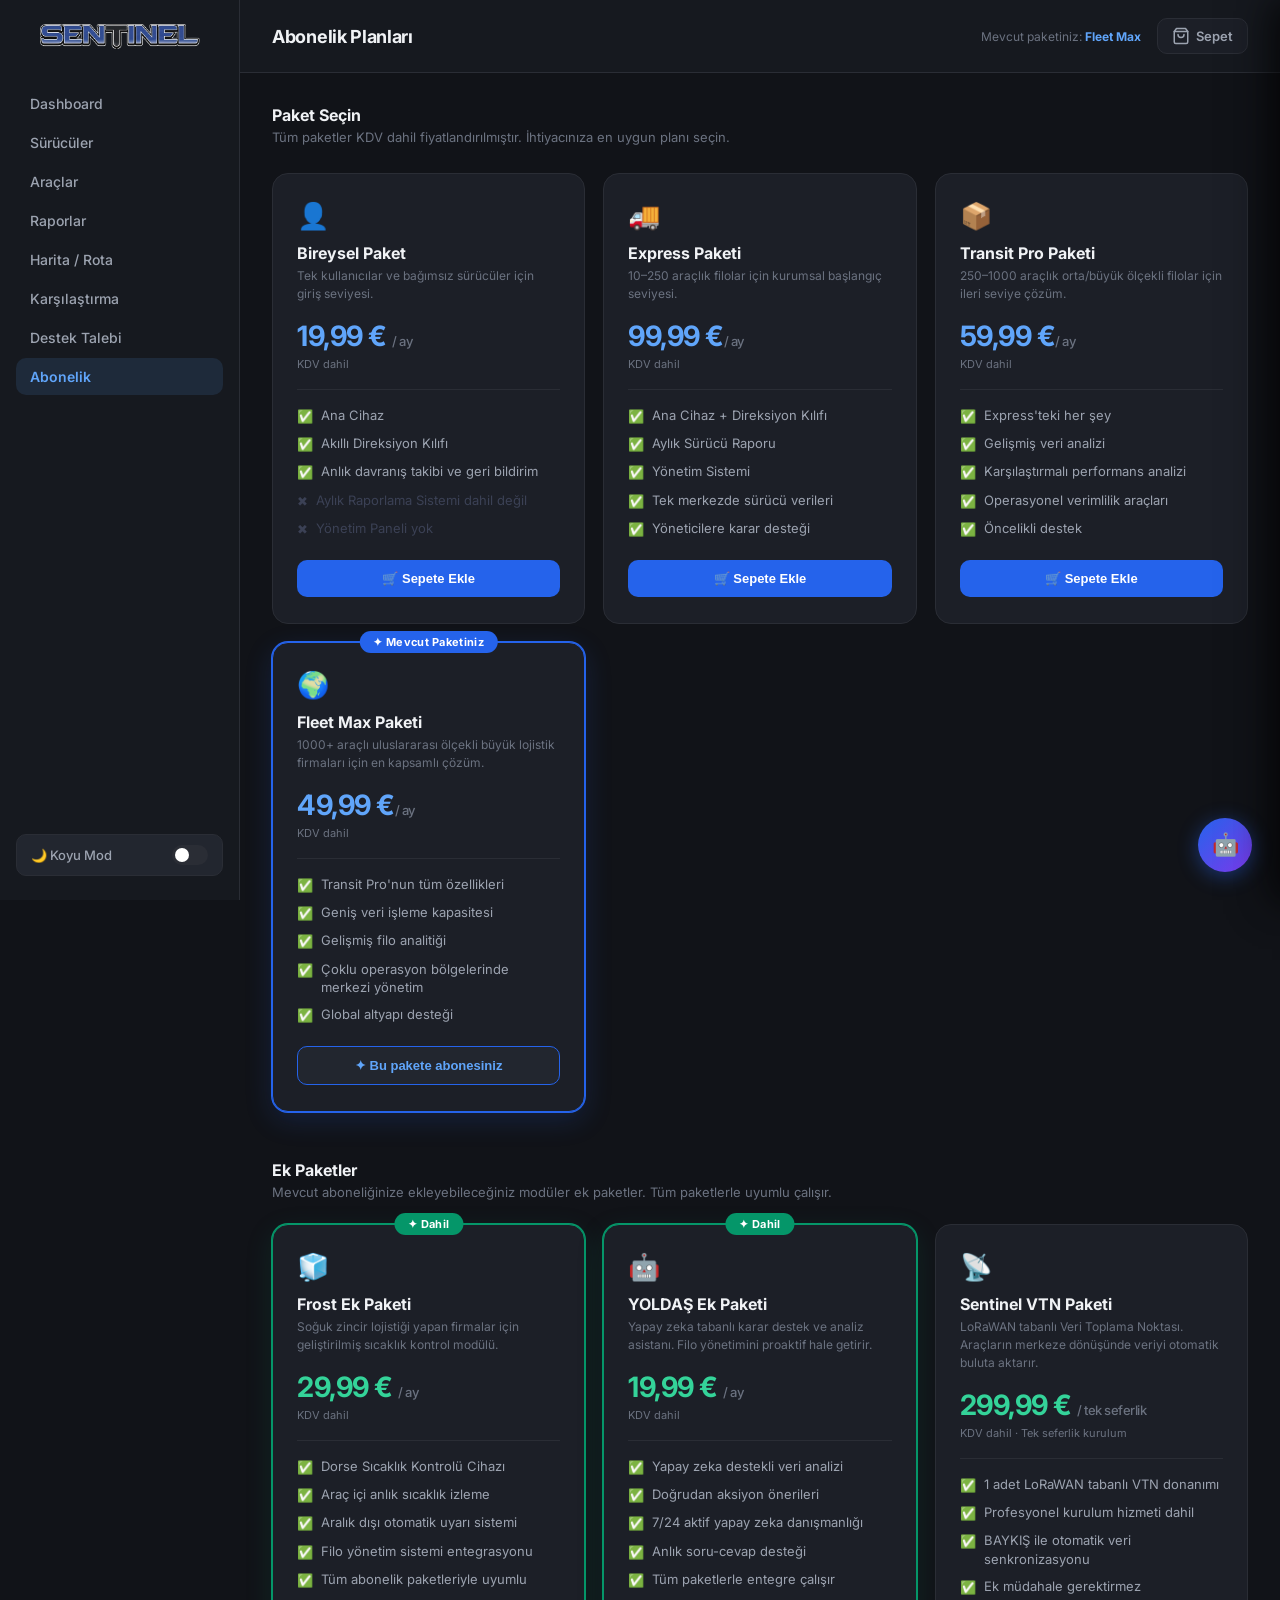
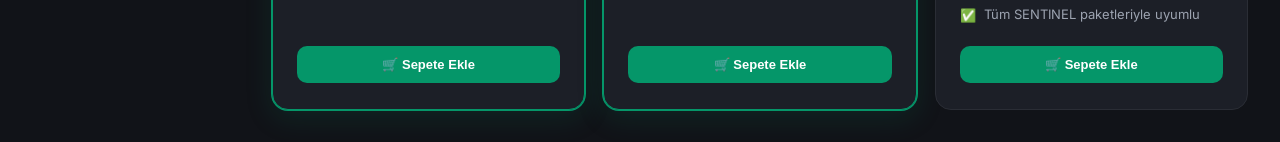
<file: NEXTECH - SENTINEL/abonelik.html>
<!DOCTYPE html>
<html lang="tr">
<head>
  <meta charset="UTF-8">
  <title>NEXTECH Sentinel | Abonelik</title>
  <link rel="preconnect" href="https://fonts.googleapis.com">
  <link href="https://fonts.googleapis.com/css2?family=Inter:wght@400;500;600;700&display=swap" rel="stylesheet">
  <link rel="stylesheet" href="css/panel.css">
  <style>
    .abonelik-wrap { padding: 32px; }
    .abonelik-wrap h2 { font-size: 16px; font-weight: 700; color: #f0f2f5; margin-bottom: 4px; }
    .abonelik-wrap .subtitle { font-size: 13px; color: #6b7280; margin-bottom: 28px; }

    .paket-grid {
      display: grid;
      grid-template-columns: repeat(auto-fill, minmax(260px, 1fr));
      gap: 18px;
    }

    .paket-card {
      background: #1c1f27;
      border: 1px solid #2a2d35;
      border-radius: 16px;
      padding: 26px 24px;
      display: flex;
      flex-direction: column;
      gap: 0;
      position: relative;
      transition: box-shadow 0.2s, transform 0.2s, border-color 0.2s;
    }
    .paket-card:hover { box-shadow: 0 8px 28px rgba(0,0,0,0.35); transform: translateY(-3px); border-color: #3b4155; }
    .paket-card.mevcut { border-color: #2563eb; box-shadow: 0 0 0 1px #2563eb, 0 8px 28px rgba(37,99,235,0.18); }

    .mevcut-badge {
      position: absolute; top: -12px; left: 50%; transform: translateX(-50%);
      background: #2563eb; color: #fff; font-size: 11px; font-weight: 700;
      padding: 4px 14px; border-radius: 20px; white-space: nowrap; letter-spacing: 0.3px;
    }

    .paket-ikon { font-size: 26px; margin-bottom: 12px; }
    .paket-adi { font-size: 16px; font-weight: 700; color: #f0f2f5; margin-bottom: 4px; }
    .paket-hedef { font-size: 12px; color: #6b7280; margin-bottom: 16px; line-height: 1.5; }
    .paket-fiyat { font-size: 28px; font-weight: 700; color: #60a5fa; margin-bottom: 4px; letter-spacing: -0.5px; }
    .paket-fiyat span { font-size: 13px; font-weight: 500; color: #6b7280; }
    .paket-kdv { font-size: 11px; color: #6b7280; margin-bottom: 18px; }
    .paket-divider { height: 1px; background: #2a2d35; margin-bottom: 16px; }

    .paket-ozellikler {
      list-style: none; display: flex; flex-direction: column;
      gap: 9px; flex: 1; margin-bottom: 22px;
    }
    .paket-ozellikler li { font-size: 13px; color: #9ca3b0; display: flex; align-items: flex-start; gap: 8px; line-height: 1.4; }
    .paket-ozellikler li .ic { font-size: 13px; flex-shrink: 0; margin-top: 1px; }
    .paket-ozellikler li.disabled { color: #3b4155; }

    .paket-btn {
      width: 100%; padding: 11px; border-radius: 10px; font-size: 13px;
      font-weight: 700; cursor: pointer; border: none; transition: background 0.15s, transform 0.12s;
    }
    .paket-btn.aktif { background: #2563eb; color: #fff; }
    .paket-btn.aktif:hover { background: #1d4ed8; transform: translateY(-1px); }
    .paket-btn.mevcut-btn { background: #22262f; color: #60a5fa; border: 1px solid #2563eb; cursor: default; }
    .paket-btn.sepette-btn { background: #22262f; color: #f87171; border: 1px solid #f87171; cursor: pointer; }
    .paket-btn.sepette-btn:hover { background: #2d1a1a; transform: translateY(-1px); }

    /* ── EK PAKETLER ─────────────────────────────────── */
    .ek-paket-section { margin-top: 48px; }
    .ek-paket-section h2 { font-size: 16px; font-weight: 700; color: #f0f2f5; margin-bottom: 4px; }
    .ek-paket-section .subtitle { font-size: 13px; color: #6b7280; margin-bottom: 24px; }

    .ek-paket-grid {
      display: grid;
      grid-template-columns: repeat(auto-fill, minmax(260px, 1fr));
      gap: 18px;
    }

    .ek-paket-card {
      background: #1c1f27; border: 1px solid #2a2d35; border-radius: 16px;
      padding: 26px 24px; display: flex; flex-direction: column;
      position: relative; transition: box-shadow 0.2s, transform 0.2s, border-color 0.2s;
    }
    .ek-paket-card:hover { box-shadow: 0 8px 28px rgba(0,0,0,0.35); transform: translateY(-3px); border-color: #3b4155; }
    .ek-paket-card.dahil { border-color: #059669; box-shadow: 0 0 0 1px #059669, 0 8px 28px rgba(5,150,105,0.15); }

    .dahil-badge {
      position: absolute; top: -12px; left: 50%; transform: translateX(-50%);
      background: #059669; color: #fff; font-size: 11px; font-weight: 700;
      padding: 4px 14px; border-radius: 20px; white-space: nowrap; letter-spacing: 0.3px;
    }

    .ek-paket-card .paket-ikon { font-size: 26px; margin-bottom: 12px; }
    .ek-paket-card .paket-adi { font-size: 16px; font-weight: 700; color: #f0f2f5; margin-bottom: 4px; }
    .ek-paket-card .paket-hedef { font-size: 12px; color: #6b7280; margin-bottom: 16px; line-height: 1.5; }
    .ek-paket-card .paket-fiyat { font-size: 28px; font-weight: 700; color: #34d399; margin-bottom: 4px; letter-spacing: -0.5px; }
    .ek-paket-card .paket-fiyat span { font-size: 13px; font-weight: 500; color: #6b7280; }
    .ek-paket-card .paket-kdv { font-size: 11px; color: #6b7280; margin-bottom: 18px; }
    .ek-paket-card .paket-divider { height: 1px; background: #2a2d35; margin-bottom: 16px; }
    .ek-paket-card .paket-ozellikler { list-style: none; display: flex; flex-direction: column; gap: 9px; flex: 1; margin-bottom: 22px; }
    .ek-paket-card .paket-ozellikler li { font-size: 13px; color: #9ca3b0; display: flex; align-items: flex-start; gap: 8px; line-height: 1.4; }
    .ek-paket-card .paket-ozellikler li .ic { font-size: 13px; flex-shrink: 0; margin-top: 1px; }

    .ek-paket-btn {
      width: 100%; padding: 11px; border-radius: 10px; font-size: 13px;
      font-weight: 700; cursor: pointer; border: none;
      transition: background 0.15s, transform 0.12s;
      background: #059669; color: #fff;
    }
    .ek-paket-btn:hover { background: #047857; transform: translateY(-1px); }
    .ek-paket-btn.sepette-btn { background: #2d1a1a; color: #f87171; border: 1px solid #f87171; cursor: pointer; }
    .ek-paket-btn.sepette-btn:hover { background: #3a1f1f; transform: translateY(-1px); }

    /* ── SEPET İKONU ─────────────────────────────────── */
    .sepet-icon-wrap {
      position: relative; cursor: pointer;
      display: flex; align-items: center; gap: 6px;
      padding: 8px 14px; border-radius: 10px;
      background: #1c1f27; border: 1px solid #2a2d35;
      transition: border-color 0.15s, background 0.15s;
      user-select: none;
    }
    .sepet-icon-wrap:hover { border-color: #3b4155; background: #22262f; }
    .sepet-icon-wrap svg { width: 18px; height: 18px; fill: none; stroke: #9ca3b0; stroke-width: 2; stroke-linecap: round; stroke-linejoin: round; }
    .sepet-icon-wrap .sepet-label { font-size: 13px; color: #9ca3b0; font-weight: 600; }
    .sepet-badge {
      position: absolute; top: -6px; right: -6px;
      background: #2563eb; color: #fff; font-size: 10px; font-weight: 700;
      width: 18px; height: 18px; border-radius: 50%;
      display: none; align-items: center; justify-content: center;
    }

    /* ── SEPET DRAWER ────────────────────────────────── */
    .sepet-overlay {
      position: fixed; inset: 0; background: rgba(0,0,0,0.55);
      z-index: 900; opacity: 0; pointer-events: none; transition: opacity 0.25s;
    }
    .sepet-overlay.acik { opacity: 1; pointer-events: all; }

    .sepet-drawer {
      position: fixed; top: 0; right: 0;
      width: 360px; height: 100vh;
      background: #13151c; border-left: 1px solid #2a2d35;
      z-index: 901; display: flex; flex-direction: column;
      transform: translateX(100%);
      transition: transform 0.28s cubic-bezier(0.4,0,0.2,1);
      box-shadow: -8px 0 32px rgba(0,0,0,0.4);
    }
    .sepet-drawer.acik { transform: translateX(0); }

    .sepet-header {
      padding: 22px 24px 18px; border-bottom: 1px solid #2a2d35;
      display: flex; align-items: center; justify-content: space-between;
    }
    .sepet-header h3 { font-size: 15px; font-weight: 700; color: #f0f2f5; }
    .sepet-kapat {
      width: 32px; height: 32px; border-radius: 8px; border: none;
      background: #22262f; color: #9ca3b0; cursor: pointer; font-size: 16px;
      display: flex; align-items: center; justify-content: center;
      transition: background 0.15s;
    }
    .sepet-kapat:hover { background: #2a2d35; color: #f0f2f5; }

    .sepet-body { flex: 1; overflow-y: auto; padding: 20px 24px; }

    .sepet-bos {
      display: flex; flex-direction: column; align-items: center;
      justify-content: center; height: 100%;
      color: #4b5563; font-size: 13px; text-align: center; gap: 10px;
    }
    .sepet-bos .bos-ikon { font-size: 40px; opacity: 0.5; }

    .sepet-item {
      display: flex; align-items: center; gap: 12px;
      padding: 14px 0; border-bottom: 1px solid #2a2d35;
    }
    .sepet-item:last-child { border-bottom: none; }
    .sepet-item-ikon {
      font-size: 22px; flex-shrink: 0; width: 40px; height: 40px;
      background: #1c1f27; border-radius: 10px;
      display: flex; align-items: center; justify-content: center;
    }
    .sepet-item-bilgi { flex: 1; }
    .sepet-item-adi { font-size: 13px; font-weight: 600; color: #f0f2f5; margin-bottom: 2px; }
    .sepet-item-fiyat { font-size: 12px; color: #60a5fa; font-weight: 600; }
    .sepet-item-sil {
      width: 28px; height: 28px; border: none; background: #22262f;
      border-radius: 7px; color: #6b7280; cursor: pointer; font-size: 14px;
      display: flex; align-items: center; justify-content: center;
      transition: background 0.15s, color 0.15s;
    }
    .sepet-item-sil:hover { background: #3d1a1a; color: #f87171; }

    .sepet-footer { padding: 20px 24px; border-top: 1px solid #2a2d35; }
    .sepet-total-row { display: flex; justify-content: space-between; align-items: center; margin-bottom: 6px; }
    .sepet-total-label { font-size: 12px; color: #6b7280; }
    .sepet-total-fiyat { font-size: 22px; font-weight: 700; color: #f0f2f5; letter-spacing: -0.5px; }
    .sepet-total-kdv { font-size: 11px; color: #6b7280; margin-bottom: 18px; }

    .basvur-btn {
      width: 100%; padding: 13px; border-radius: 11px;
      background: #2563eb; color: #fff;
      font-size: 14px; font-weight: 700; border: none; cursor: pointer;
      transition: background 0.15s, transform 0.12s; letter-spacing: 0.2px;
    }
    .basvur-btn:hover { background: #1d4ed8; transform: translateY(-1px); }
    .basvur-btn:disabled { background: #1e2433; color: #4b5563; cursor: default; transform: none; }

    /* ── BAŞARI MODALI ───────────────────────────────── */
    .modal-overlay {
      position: fixed; inset: 0; background: rgba(0,0,0,0.65);
      z-index: 1000; display: flex; align-items: center; justify-content: center;
      opacity: 0; pointer-events: none; transition: opacity 0.2s;
    }
    .modal-overlay.acik { opacity: 1; pointer-events: all; }

    .modal-kart {
      background: #1c1f27; border: 1px solid #2a2d35; border-radius: 20px;
      padding: 40px 36px; width: 360px; text-align: center;
      transform: scale(0.92) translateY(16px);
      transition: transform 0.25s cubic-bezier(0.34,1.56,0.64,1);
      box-shadow: 0 24px 64px rgba(0,0,0,0.5);
    }
    .modal-overlay.acik .modal-kart { transform: scale(1) translateY(0); }

    .modal-check {
      width: 64px; height: 64px; background: rgba(5,150,105,0.15);
      border-radius: 50%; display: flex; align-items: center; justify-content: center;
      margin: 0 auto 20px; font-size: 28px;
    }
    .modal-baslik { font-size: 17px; font-weight: 700; color: #f0f2f5; margin-bottom: 10px; }
    .modal-aciklama { font-size: 13px; color: #6b7280; line-height: 1.6; margin-bottom: 28px; }
    .modal-kapat-btn {
      padding: 11px 32px; border-radius: 10px; border: none;
      background: #2563eb; color: #fff; font-size: 13px; font-weight: 700;
      cursor: pointer; transition: background 0.15s;
    }
    .modal-kapat-btn:hover { background: #1d4ed8; }

    /* ── LIGHT MODE ──────────────────────────────────── */
    body.light .abonelik-wrap h2  { color: #111318; }
    body.light .paket-card        { background: #fff; border-color: #e2e6ef; }
    body.light .paket-card.mevcut { border-color: #2563eb; box-shadow: 0 0 0 1px #2563eb, 0 8px 28px rgba(37,99,235,0.12); }
    body.light .paket-adi         { color: #111318; }
    body.light .paket-divider     { background: #e2e6ef; }
    body.light .paket-ozellikler li { color: #4b5563; }
    body.light .paket-ozellikler li.disabled { color: #d1d5db; }
    body.light .paket-btn.mevcut-btn { background: #eff6ff; }
    body.light .ek-paket-section h2 { color: #111318; }
    body.light .ek-paket-card       { background: #fff; border-color: #e2e6ef; }
    body.light .ek-paket-card.dahil { border-color: #059669; box-shadow: 0 0 0 1px #059669, 0 8px 28px rgba(5,150,105,0.10); }
    body.light .ek-paket-card .paket-adi { color: #111318; }
    body.light .ek-paket-card .paket-divider { background: #e2e6ef; }
    body.light .ek-paket-card .paket-ozellikler li { color: #4b5563; }
    body.light .sepet-icon-wrap { background: #fff; border-color: #e2e6ef; }
    body.light .sepet-drawer { background: #f9fafb; border-left-color: #e2e6ef; }
    body.light .sepet-header { border-bottom-color: #e2e6ef; }
    body.light .sepet-header h3 { color: #111318; }
    body.light .sepet-kapat { background: #f3f4f6; color: #6b7280; }
    body.light .sepet-item { border-bottom-color: #e2e6ef; }
    body.light .sepet-item-ikon { background: #fff; }
    body.light .sepet-item-adi { color: #111318; }
    body.light .sepet-item-sil { background: #f3f4f6; }
    body.light .sepet-footer { border-top-color: #e2e6ef; }
    body.light .sepet-total-fiyat { color: #111318; }
    body.light .modal-kart { background: #fff; border-color: #e2e6ef; }
    body.light .modal-baslik { color: #111318; }
  </style>
</head>
<body>

<!-- SEPET OVERLAY -->
<div class="sepet-overlay" id="sepetOverlay" onclick="sepetKapat()"></div>

<!-- SEPET DRAWER -->
<div class="sepet-drawer" id="sepetDrawer">
  <div class="sepet-header">
    <h3>🛒 Sepetim</h3>
    <button class="sepet-kapat" onclick="sepetKapat()">✕</button>
  </div>
  <div class="sepet-body" id="sepetBody">
    <div class="sepet-bos" id="sepetBos">
      <div class="bos-ikon">🛒</div>
      <div>Sepetiniz boş.<br>Bir paket ekleyerek başlayın.</div>
    </div>
    <div id="sepetListesi"></div>
  </div>
  <div class="sepet-footer">
    <div class="sepet-total-row">
      <span class="sepet-total-label">Toplam Tutar</span>
      <span class="sepet-total-fiyat" id="sepetTotal">0,00 €</span>
    </div>
    <div class="sepet-total-kdv">KDV dahil tüm tutarlar</div>
    <button class="basvur-btn" id="basvurBtn" onclick="basvur()" disabled>Başvur</button>
  </div>
</div>

<!-- BAŞARI MODALI -->
<div class="modal-overlay" id="modalOverlay">
  <div class="modal-kart">
    <div class="modal-check">✅</div>
    <div class="modal-baslik">Talebiniz Alındı!</div>
    <div class="modal-aciklama">Müşteri temsilcimiz en kısa sürede sizinle iletişime geçecektir.</div>
    <button class="modal-kapat-btn" onclick="modalKapat()">Tamam</button>
  </div>
</div>

<div class="sidebar">
  <img src="assets/logo.png" class="logo" onerror="this.style.display='none';this.nextElementSibling.style.display='block'">
  <div style="display:none;font-size:15px;font-weight:700;color:#60a5fa;padding:0 8px;margin-bottom:28px;">NEXTECH</div>
  <ul>
    <li><a href="index.html">Dashboard</a></li>
    <li><a href="drivers.html">Sürücüler</a></li>
    <li><a href="vehicles.html">Araçlar</a></li>
    <li><a href="reports.html">Raporlar</a></li>
    <li><a href="harita.html">Harita / Rota</a></li>
    <li><a href="karsilastirma.html">Karşılaştırma</a></li>
    <li><a href="destek.html">Destek Talebi</a></li>
    <li class="active"><a href="abonelik.html">Abonelik</a></li>
  </ul>
  <div class="theme-toggle" onclick="toggleTheme()">
    <span id="themeLabel">🌙 Koyu Mod</span>
    <div class="toggle-switch"></div>
  </div>
</div>

<main class="content">
  <header class="topbar">
    <h1>Abonelik Planları</h1>
    <div style="display:flex;align-items:center;gap:16px;">
      <span style="font-size:12px;color:#6b7280;">Mevcut paketiniz: <strong style="color:#60a5fa;">Fleet Max</strong></span>
      <div class="sepet-icon-wrap" onclick="sepetAc()">
        <svg viewBox="0 0 24 24" xmlns="http://www.w3.org/2000/svg">
          <path d="M6 2L3 6v14a2 2 0 002 2h14a2 2 0 002-2V6l-3-4z"/>
          <line x1="3" y1="6" x2="21" y2="6"/>
          <path d="M16 10a4 4 0 01-8 0"/>
        </svg>
        <span class="sepet-label">Sepet</span>
        <span class="sepet-badge" id="sepetBadge">0</span>
      </div>
    </div>
  </header>

  <div class="abonelik-wrap">
    <h2>Paket Seçin</h2>
    <p class="subtitle">Tüm paketler KDV dahil fiyatlandırılmıştır. İhtiyacınıza en uygun planı seçin.</p>

    <div class="paket-grid">

      <!-- BİREYSEL -->
      <div class="paket-card">
        <div class="paket-ikon">👤</div>
        <div class="paket-adi">Bireysel Paket</div>
        <div class="paket-hedef">Tek kullanıcılar ve bağımsız sürücüler için giriş seviyesi.</div>
        <div class="paket-fiyat">19,99 € <span>/ ay</span></div>
        <div class="paket-kdv">KDV dahil</div>
        <div class="paket-divider"></div>
        <ul class="paket-ozellikler">
          <li><span class="ic">✅</span> Ana Cihaz</li>
          <li><span class="ic">✅</span> Akıllı Direksiyon Kılıfı</li>
          <li><span class="ic">✅</span> Anlık davranış takibi ve geri bildirim</li>
          <li class="disabled"><span class="ic">✖</span> Aylık Raporlama Sistemi dahil değil</li>
          <li class="disabled"><span class="ic">✖</span> Yönetim Paneli yok</li>
        </ul>
        <button class="paket-btn aktif" id="btn-bireysel"
          onclick="sepeteEkle('bireysel','Bireysel Paket','👤',19.99,'/ ay',this,false)">
          🛒 Sepete Ekle
        </button>
      </div>

      <!-- EXPRESS -->
      <div class="paket-card">
        <div class="paket-ikon">🚚</div>
        <div class="paket-adi">Express Paketi</div>
        <div class="paket-hedef">10–250 araçlık filolar için kurumsal başlangıç seviyesi.</div>
        <div class="paket-fiyat">99,99 €<span>/ ay</span></div>
        <div class="paket-kdv">KDV dahil</div>
        <div class="paket-divider"></div>
        <ul class="paket-ozellikler">
          <li><span class="ic">✅</span> Ana Cihaz + Direksiyon Kılıfı</li>
          <li><span class="ic">✅</span> Aylık Sürücü Raporu</li>
          <li><span class="ic">✅</span> Yönetim Sistemi</li>
          <li><span class="ic">✅</span> Tek merkezde sürücü verileri</li>
          <li><span class="ic">✅</span> Yöneticilere karar desteği</li>
        </ul>
        <button class="paket-btn aktif" id="btn-express"
          onclick="sepeteEkle('express','Express Paketi','🚚',99.99,'/ ay',this,false)">
          🛒 Sepete Ekle
        </button>
      </div>

      <!-- TRANSIT PRO -->
      <div class="paket-card">
        <div class="paket-ikon">📦</div>
        <div class="paket-adi">Transit Pro Paketi</div>
        <div class="paket-hedef">250–1000 araçlık orta/büyük ölçekli filolar için ileri seviye çözüm.</div>
        <div class="paket-fiyat">59,99 €<span>/ ay</span></div>
        <div class="paket-kdv">KDV dahil</div>
        <div class="paket-divider"></div>
        <ul class="paket-ozellikler">
          <li><span class="ic">✅</span> Express'teki her şey</li>
          <li><span class="ic">✅</span> Gelişmiş veri analizi</li>
          <li><span class="ic">✅</span> Karşılaştırmalı performans analizi</li>
          <li><span class="ic">✅</span> Operasyonel verimlilik araçları</li>
          <li><span class="ic">✅</span> Öncelikli destek</li>
        </ul>
        <button class="paket-btn aktif" id="btn-transitpro"
          onclick="sepeteEkle('transitpro','Transit Pro Paketi','📦',59.99,'/ ay',this,false)">
          🛒 Sepete Ekle
        </button>
      </div>

      <!-- FLEET MAX — MEVCUT -->
      <div class="paket-card mevcut">
        <div class="mevcut-badge">✦ Mevcut Paketiniz</div>
        <div class="paket-ikon">🌍</div>
        <div class="paket-adi">Fleet Max Paketi</div>
        <div class="paket-hedef">1000+ araçlı uluslararası ölçekli büyük lojistik firmaları için en kapsamlı çözüm.</div>
        <div class="paket-fiyat">49,99 €<span>/ ay</span></div>
        <div class="paket-kdv">KDV dahil</div>
        <div class="paket-divider"></div>
        <ul class="paket-ozellikler">
          <li><span class="ic">✅</span> Transit Pro'nun tüm özellikleri</li>
          <li><span class="ic">✅</span> Geniş veri işleme kapasitesi</li>
          <li><span class="ic">✅</span> Gelişmiş filo analitiği</li>
          <li><span class="ic">✅</span> Çoklu operasyon bölgelerinde merkezi yönetim</li>
          <li><span class="ic">✅</span> Global altyapı desteği</li>
        </ul>
        <button class="paket-btn mevcut-btn">✦ Bu pakete abonesiniz</button>
      </div>

    </div>

    <!-- ── EK PAKETLER ─────────────────────────────────── -->
    <div class="ek-paket-section">
      <h2>Ek Paketler</h2>
      <p class="subtitle">Mevcut aboneliğinize ekleyebileceğiniz modüler ek paketler. Tüm paketlerle uyumlu çalışır.</p>

      <div class="ek-paket-grid">

        <!-- FROST -->
        <div class="ek-paket-card dahil">
          <div class="dahil-badge">✦ Dahil</div>
          <div class="paket-ikon">🧊</div>
          <div class="paket-adi">Frost Ek Paketi</div>
          <div class="paket-hedef">Soğuk zincir lojistiği yapan firmalar için geliştirilmiş sıcaklık kontrol modülü.</div>
          <div class="paket-fiyat">29,99 € <span>/ ay</span></div>
          <div class="paket-kdv">KDV dahil</div>
          <div class="paket-divider"></div>
          <ul class="paket-ozellikler">
            <li><span class="ic">✅</span> Dorse Sıcaklık Kontrolü Cihazı</li>
            <li><span class="ic">✅</span> Araç içi anlık sıcaklık izleme</li>
            <li><span class="ic">✅</span> Aralık dışı otomatik uyarı sistemi</li>
            <li><span class="ic">✅</span> Filo yönetim sistemi entegrasyonu</li>
            <li><span class="ic">✅</span> Tüm abonelik paketleriyle uyumlu</li>
          </ul>
          <button class="ek-paket-btn" id="btn-frost"
            onclick="sepeteEkle('frost','Frost Ek Paketi','🧊',29.99,'/ ay',this,true)">
            🛒 Sepete Ekle
          </button>
        </div>

        <!-- YOLDAŞ -->
        <div class="ek-paket-card dahil">
          <div class="dahil-badge">✦ Dahil</div>
          <div class="paket-ikon">🤖</div>
          <div class="paket-adi">YOLDAŞ Ek Paketi</div>
          <div class="paket-hedef">Yapay zeka tabanlı karar destek ve analiz asistanı. Filo yönetimini proaktif hale getirir.</div>
          <div class="paket-fiyat">19,99 € <span>/ ay</span></div>
          <div class="paket-kdv">KDV dahil</div>
          <div class="paket-divider"></div>
          <ul class="paket-ozellikler">
            <li><span class="ic">✅</span> Yapay zeka destekli veri analizi</li>
            <li><span class="ic">✅</span> Doğrudan aksiyon önerileri</li>
            <li><span class="ic">✅</span> 7/24 aktif yapay zeka danışmanlığı</li>
            <li><span class="ic">✅</span> Anlık soru-cevap desteği</li>
            <li><span class="ic">✅</span> Tüm paketlerle entegre çalışır</li>
          </ul>
          <button class="ek-paket-btn" id="btn-yoldas"
            onclick="sepeteEkle('yoldas','YOLDAŞ Ek Paketi','🤖',19.99,'/ ay',this,true)">
            🛒 Sepete Ekle
          </button>
        </div>

        <!-- SENTINEL VTN -->
        <div class="ek-paket-card">
          <div class="paket-ikon">📡</div>
          <div class="paket-adi">Sentinel VTN Paketi</div>
          <div class="paket-hedef">LoRaWAN tabanlı Veri Toplama Noktası. Araçların merkeze dönüşünde veriyi otomatik buluta aktarır.</div>
          <div class="paket-fiyat">299,99 € <span>/ tek seferlik</span></div>
          <div class="paket-kdv">KDV dahil · Tek seferlik kurulum</div>
          <div class="paket-divider"></div>
          <ul class="paket-ozellikler">
            <li><span class="ic">✅</span> 1 adet LoRaWAN tabanlı VTN donanımı</li>
            <li><span class="ic">✅</span> Profesyonel kurulum hizmeti dahil</li>
            <li><span class="ic">✅</span> BAYKIŞ ile otomatik veri senkronizasyonu</li>
            <li><span class="ic">✅</span> Ek müdahale gerektirmez</li>
            <li><span class="ic">✅</span> Tüm SENTINEL paketleriyle uyumlu</li>
          </ul>
          <button class="ek-paket-btn" id="btn-vtn"
            onclick="sepeteEkle('vtn','Sentinel VTN Paketi','📡',299.99,'/ tek seferlik',this,true)">
            🛒 Sepete Ekle
          </button>
        </div>

      </div>
    </div>
    <!-- ── /EK PAKETLER ───────────────────────────────── -->

  </div>
</main>

<script>
  var sepet = {};

  function fiyatFormat(val) {
    return val.toFixed(2).replace('.', ',') + ' €';
  }

  function sepeteEkle(id, ad, ikon, fiyat, birim, btn, isEk) {
    if (sepet[id]) {
      delete sepet[id];
      if (isEk) {
        btn.className = 'ek-paket-btn';
        btn.textContent = '🛒 Sepete Ekle';
      } else {
        btn.className = 'paket-btn aktif';
        btn.textContent = '🛒 Sepete Ekle';
      }
    } else {
      sepet[id] = { id: id, ad: ad, ikon: ikon, fiyat: fiyat, birim: birim, isEk: isEk };
      if (isEk) {
        btn.className = 'ek-paket-btn sepette-btn';
        btn.textContent = '✕ Sepetten Çıkar';
      } else {
        btn.className = 'paket-btn sepette-btn';
        btn.textContent = '✕ Sepetten Çıkar';
      }
    }
    sepetGuncelle();
  }

  function sepetSil(id) {
    if (!sepet[id]) return;
    var isEk = sepet[id].isEk;
    var btn = document.getElementById('btn-' + id);
    if (btn) {
      if (isEk) {
        btn.className = 'ek-paket-btn';
        btn.textContent = '🛒 Sepete Ekle';
      } else {
        btn.className = 'paket-btn aktif';
        btn.textContent = '🛒 Sepete Ekle';
      }
    }
    delete sepet[id];
    sepetGuncelle();
  }

  function sepetGuncelle() {
    var keys = Object.keys(sepet);
    var badge = document.getElementById('sepetBadge');
    var listesi = document.getElementById('sepetListesi');
    var bos = document.getElementById('sepetBos');
    var basvurBtn = document.getElementById('basvurBtn');
    var totalEl = document.getElementById('sepetTotal');

    if (keys.length > 0) {
      badge.style.display = 'flex';
      badge.textContent = keys.length;
    } else {
      badge.style.display = 'none';
    }

    bos.style.display = keys.length === 0 ? 'flex' : 'none';
    basvurBtn.disabled = keys.length === 0;

    listesi.innerHTML = '';
    var total = 0;
    keys.forEach(function(k) {
      var item = sepet[k];
      total += item.fiyat;
      var div = document.createElement('div');
      div.className = 'sepet-item';
      div.innerHTML =
        '<div class="sepet-item-ikon">' + item.ikon + '</div>' +
        '<div class="sepet-item-bilgi">' +
          '<div class="sepet-item-adi">' + item.ad + '</div>' +
          '<div class="sepet-item-fiyat">' + fiyatFormat(item.fiyat) +
            ' <span style="color:#6b7280;font-weight:400;">' + item.birim + '</span></div>' +
        '</div>' +
        '<button class="sepet-item-sil" onclick="sepetSil(\'' + k + '\')">✕</button>';
      listesi.appendChild(div);
    });

    totalEl.textContent = fiyatFormat(total);
  }

  function sepetAc() {
    document.getElementById('sepetDrawer').classList.add('acik');
    document.getElementById('sepetOverlay').classList.add('acik');
  }

  function sepetKapat() {
    document.getElementById('sepetDrawer').classList.remove('acik');
    document.getElementById('sepetOverlay').classList.remove('acik');
  }

  function basvur() {
    sepetKapat();
    setTimeout(function() {
      document.getElementById('modalOverlay').classList.add('acik');
    }, 220);
  }

  function modalKapat() {
    document.getElementById('modalOverlay').classList.remove('acik');
    var keys = Object.keys(sepet);
    keys.forEach(function(k) { sepetSil(k); });
  }

  function toggleTheme() {
    document.body.classList.toggle('light');
    var isLight = document.body.classList.contains('light');
    localStorage.setItem('theme', isLight ? 'light' : 'dark');
    document.getElementById('themeLabel').textContent = isLight ? '☀️ Açık Mod' : '🌙 Koyu Mod';
  }
  (function() {
    if (localStorage.getItem('theme') === 'light') {
      document.body.classList.add('light');
      document.getElementById('themeLabel').textContent = '☀️ Açık Mod';
    }
  })();
</script>
<script src="yoldas.js"></script>
</body>
</html>
</file>
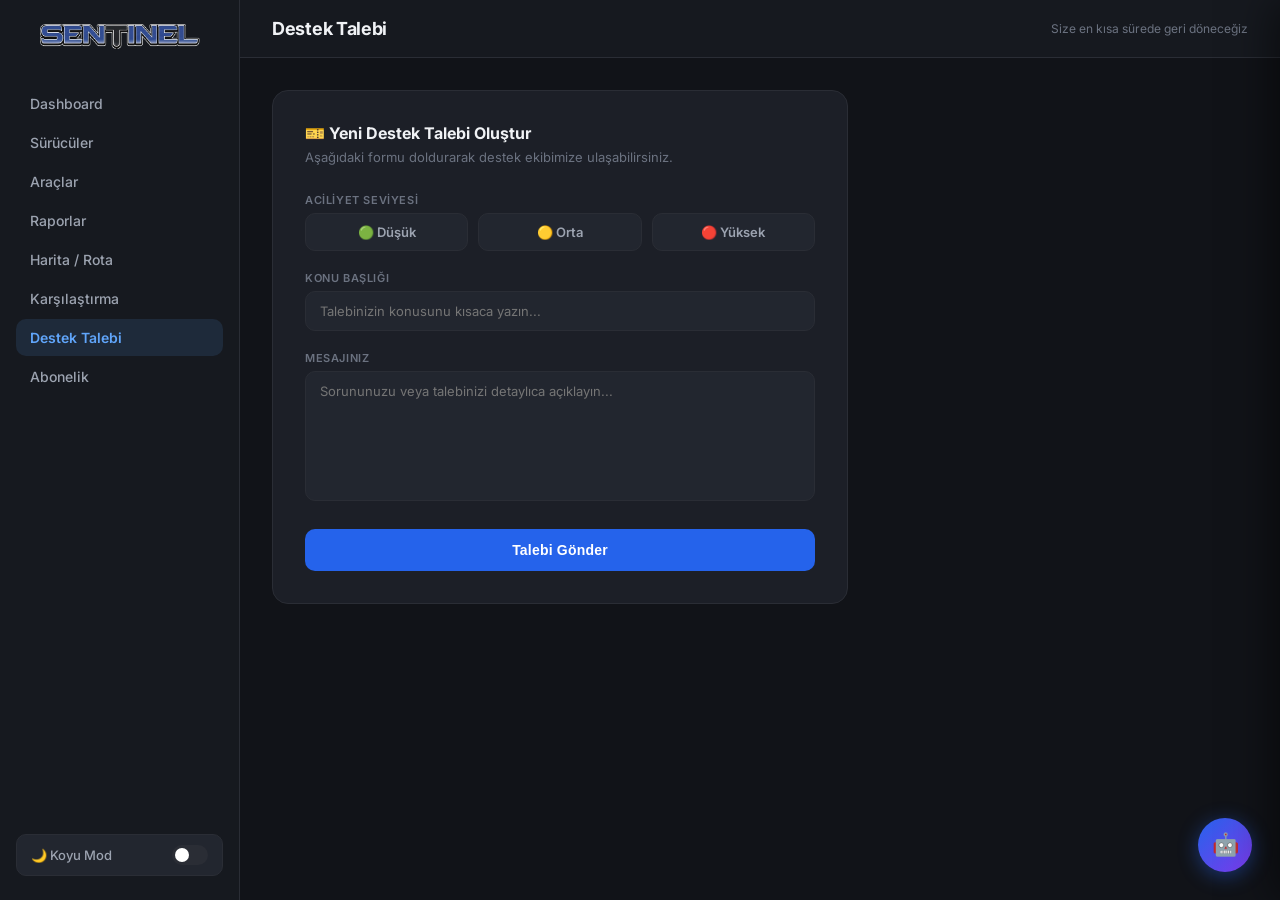
<file: NEXTECH - SENTINEL/destek.html>
<!DOCTYPE html>
<html lang="tr">
<head>
  <meta charset="UTF-8">
  <title>NEXTECH Sentinel | Destek Talebi</title>
  <link rel="preconnect" href="https://fonts.googleapis.com">
  <link href="https://fonts.googleapis.com/css2?family=Inter:wght@400;500;600;700&display=swap" rel="stylesheet">
  <link rel="stylesheet" href="css/panel.css">
  <style>

    .destek-wrap {
      padding: 32px;
      max-width: 640px;
    }

    .destek-card {
      background: #1c1f27;
      border: 1px solid #2a2d35;
      border-radius: 16px;
      padding: 32px;
    }

    .destek-card h2 {
      font-size: 16px;
      font-weight: 700;
      color: #f0f2f5;
      margin-bottom: 6px;
    }

    .destek-card .subtitle {
      font-size: 13px;
      color: #6b7280;
      margin-bottom: 28px;
    }

    .form-group {
      display: flex;
      flex-direction: column;
      gap: 6px;
      margin-bottom: 20px;
    }

    .form-group label {
      font-size: 11px;
      font-weight: 600;
      color: #6b7280;
      text-transform: uppercase;
      letter-spacing: 0.6px;
    }

    .form-group input,
    .form-group select,
    .form-group textarea {
      padding: 11px 14px;
      border: 1px solid #2a2d35;
      border-radius: 10px;
      background: #22262f;
      color: #e2e4e9;
      font-size: 13px;
      font-family: 'Inter', sans-serif;
      outline: none;
      transition: border-color 0.15s;
      resize: none;
    }

    .form-group input:focus,
    .form-group select:focus,
    .form-group textarea:focus {
      border-color: #2563eb;
      background: #1e2229;
    }

    .form-group textarea { min-height: 130px; }

    /* ACİLİYET SEÇİMİ */
    .aciliyet-group { display: flex; gap: 10px; flex-wrap: wrap; }

    .aciliyet-btn {
      flex: 1;
      min-width: 100px;
      padding: 10px 14px;
      border-radius: 10px;
      border: 1px solid #2a2d35;
      background: #22262f;
      color: #9ca3b0;
      font-size: 13px;
      font-weight: 600;
      cursor: pointer;
      text-align: center;
      transition: all 0.15s;
      user-select: none;
    }

    .aciliyet-btn:hover { border-color: #3b4155; color: #e2e4e9; }

    .aciliyet-btn.selected-dusuk  { background:#14201a; border-color:#166534; color:#4ade80; }
    .aciliyet-btn.selected-orta   { background:#1e2010; border-color:#854d0e; color:#fb923c; }
    .aciliyet-btn.selected-yuksek { background:#20111a; border-color:#9f1239; color:#f87171; }

    .submit-btn {
      width: 100%;
      padding: 13px;
      background: #2563eb;
      color: white;
      border: none;
      border-radius: 10px;
      font-size: 14px;
      font-weight: 700;
      cursor: pointer;
      transition: background 0.15s, transform 0.12s;
      margin-top: 8px;
      letter-spacing: 0.2px;
    }

    .submit-btn:hover { background: #1d4ed8; transform: translateY(-1px); }
    .submit-btn:active { transform: translateY(0); }

    /* BAŞARI MESAJI */
    .success-box {
      display: none;
      margin-top: 24px;
      padding: 18px 20px;
      background: #14201a;
      border: 1px solid #166534;
      border-radius: 12px;
      color: #4ade80;
      font-size: 14px;
      font-weight: 500;
      line-height: 1.6;
      text-align: center;
    }

    .success-box .check { font-size: 28px; display: block; margin-bottom: 8px; }

    /* LIGHT MODE */
    body.light .destek-card    { background: #fff; border-color: #e2e6ef; }
    body.light .destek-card h2 { color: #111318; }
    body.light .form-group input,
    body.light .form-group select,
    body.light .form-group textarea { background: #f4f6fb; border-color: #e2e6ef; color: #111318; }
    body.light .form-group input:focus,
    body.light .form-group select:focus,
    body.light .form-group textarea:focus { background: #fff; border-color: #2563eb; }
    body.light .aciliyet-btn   { background: #f4f6fb; border-color: #e2e6ef; color: #6b7280; }
    body.light .success-box    { background: #f0fdf4; border-color: #bbf7d0; color: #15803d; }
  </style>
</head>
<body>

<div class="sidebar">
  <img src="assets/logo.png" class="logo" onerror="this.style.display='none';this.nextElementSibling.style.display='block'">
  <div style="display:none;font-size:15px;font-weight:700;color:#60a5fa;padding:0 8px;margin-bottom:28px;">NEXTECH</div>
  <ul>
    <li><a href="index.html">Dashboard</a></li>
    <li><a href="drivers.html">Sürücüler</a></li>
    <li><a href="vehicles.html">Araçlar</a></li>
    <li><a href="reports.html">Raporlar</a></li>
    <li><a href="harita.html">Harita / Rota</a></li>
    <li><a href="karsilastirma.html">Karşılaştırma</a></li>
    <li class="active"><a href="destek.html">Destek Talebi</a></li>
<li><a href="abonelik.html">Abonelik</a></li>
  </ul>
  <div class="theme-toggle" onclick="toggleTheme()">
    <span id="themeLabel">🌙 Koyu Mod</span>
    <div class="toggle-switch"></div>
  </div>
</div>

<main class="content">
  <header class="topbar">
    <h1>Destek Talebi</h1>
    <span style="font-size:12px;color:#6b7280;">Size en kısa sürede geri döneceğiz</span>
  </header>

  <div class="destek-wrap">
    <div class="destek-card">
      <h2>🎫 Yeni Destek Talebi Oluştur</h2>
      <p class="subtitle">Aşağıdaki formu doldurarak destek ekibimize ulaşabilirsiniz.</p>

      <div class="form-group">
        <label>Aciliyet Seviyesi</label>
        <div class="aciliyet-group">
          <div class="aciliyet-btn" onclick="secAciliyet('dusuk', this)">🟢 Düşük</div>
          <div class="aciliyet-btn" onclick="secAciliyet('orta', this)">🟡 Orta</div>
          <div class="aciliyet-btn" onclick="secAciliyet('yuksek', this)">🔴 Yüksek</div>
        </div>
      </div>

      <div class="form-group">
        <label>Konu Başlığı</label>
        <input type="text" id="konu" placeholder="Talebinizin konusunu kısaca yazın...">
      </div>

      <div class="form-group">
        <label>Mesajınız</label>
        <textarea id="mesaj" placeholder="Sorununuzu veya talebinizi detaylıca açıklayın..."></textarea>
      </div>

      <button class="submit-btn" onclick="gonder()">Talebi Gönder</button>

      <div class="success-box" id="successBox">
        <span class="check">✅</span>
        <strong>Talebiniz oluşturulmuştur.</strong><br>
        Destek ekibimiz en kısa sürede tarafınızla iletişime geçecektir.
      </div>
    </div>
  </div>
</main>

<script>
var seciliAciliyet = '';

function secAciliyet(seviye, el) {
  seciliAciliyet = seviye;
  document.querySelectorAll('.aciliyet-btn').forEach(function(b) {
    b.className = 'aciliyet-btn';
  });
  el.classList.add('selected-' + seviye);
}

function gonder() {
  var konu  = document.getElementById('konu').value.trim();
  var mesaj = document.getElementById('mesaj').value.trim();

  if (!seciliAciliyet) { alert('Lütfen aciliyet seviyesi seçin.'); return; }
  if (!konu)           { alert('Lütfen konu başlığı girin.'); return; }
  if (!mesaj)          { alert('Lütfen mesajınızı yazın.'); return; }

  var btn = document.querySelector('.submit-btn');
  btn.disabled = true;
  btn.textContent = 'Gönderiliyor...';

  setTimeout(function() {
    btn.style.display = 'none';
    document.getElementById('successBox').style.display = 'block';
  }, 900);
}
</script>

<script>
function toggleTheme() {
  document.body.classList.toggle('light');
  var isLight = document.body.classList.contains('light');
  localStorage.setItem('theme', isLight ? 'light' : 'dark');
  document.getElementById('themeLabel').textContent = isLight ? '☀️ Açık Mod' : '🌙 Koyu Mod';
}
(function() {
  if (localStorage.getItem('theme') === 'light') {
    document.body.classList.add('light');
    document.getElementById('themeLabel').textContent = '☀️ Açık Mod';
  }
})();
</script>
<script src="yoldas.js"></script>
</body>
</html>
</file>
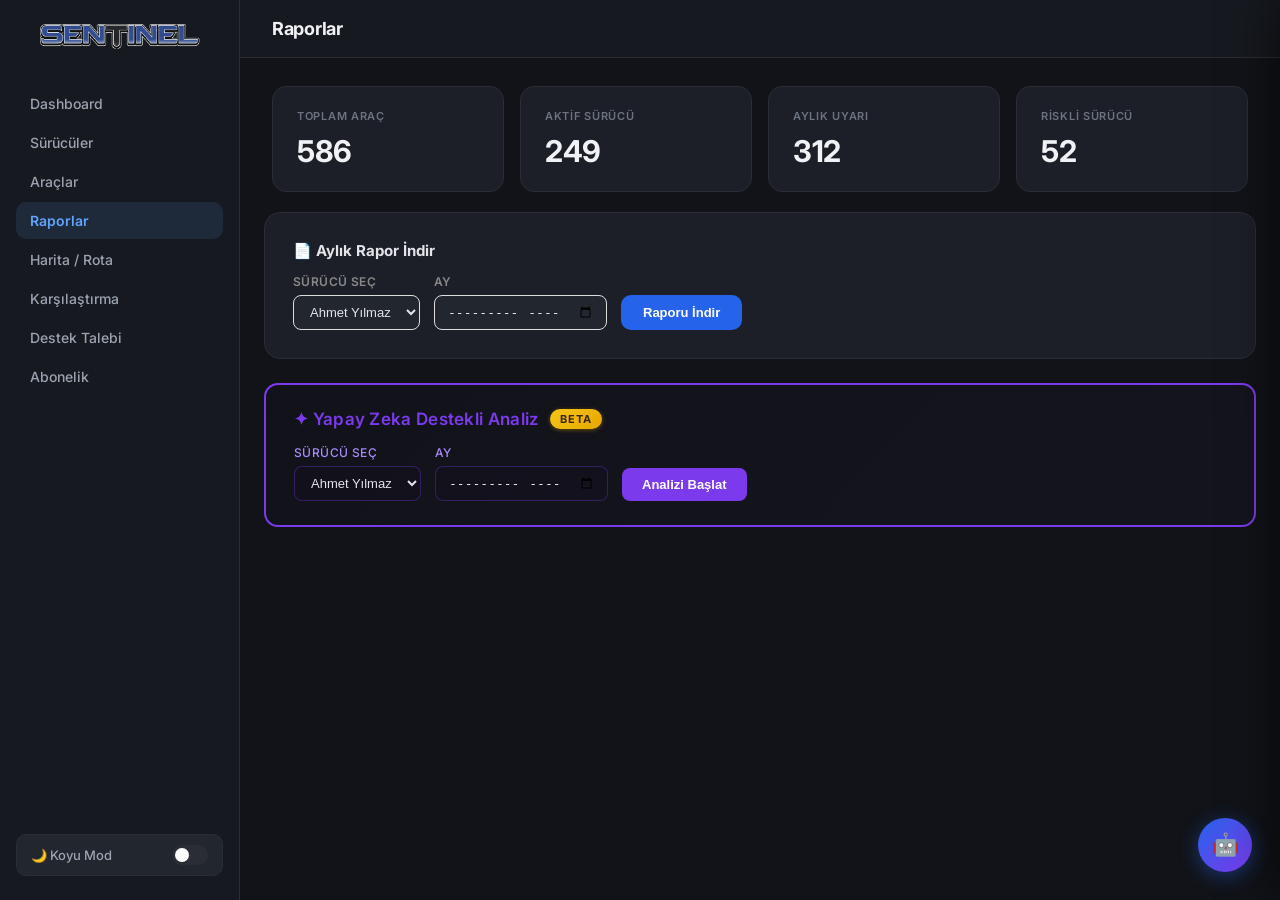
<file: NEXTECH - SENTINEL/reports.html>
<!DOCTYPE html>
<html lang="tr">
<head>
    <meta charset="UTF-8">
    <title>NEXTECH Sentinel | Raporlar</title>
    <link rel="stylesheet" href="css/panel.css">
    <style>
        .ai-box {
            margin: 24px 24px 0 24px;
            border: 2px solid #7c3aed;
            border-radius: 14px;
            padding: 24px 28px;
            background: linear-gradient(135deg, #1a0a2e11, #7c3aed08);
            position: relative;
        }
        .ai-box-header {
            display: flex;
            align-items: center;
            gap: 12px;
            margin-bottom: 16px;
        }
        .ai-box-title {
            font-size: 17px;
            font-weight: 600;
            color: #7c3aed;
            letter-spacing: 0.3px;
        }
        .beta-badge {
            background: linear-gradient(135deg, #f5c518, #e6a800);
            color: #3a2600;
            font-size: 11px;
            font-weight: 700;
            padding: 3px 10px;
            border-radius: 20px;
            letter-spacing: 1px;
            text-transform: uppercase;
            box-shadow: 0 1px 4px rgba(230,168,0,0.4);
        }
        .ai-form {
            display: flex;
            flex-wrap: wrap;
            gap: 14px;
            align-items: flex-end;
        }
        .ai-form > div {
            display: flex;
            flex-direction: column;
            gap: 6px;
        }
        .ai-form label {
            font-size: 12px;
            color: #a78bfa;
            font-weight: 500;
        }
        .ai-form select,
        .ai-form input {
            padding: 8px 12px;
            border: 1px solid #7c3aed55;
            border-radius: 8px;
            background: #1a0a2e18;
            color: inherit;
            font-size: 13px;
            outline: none;
        }
        .ai-form select:focus,
        .ai-form input:focus {
            border-color: #7c3aed;
        }
        .ai-btn {
            background: #7c3aed;
            color: white;
            border: none;
            padding: 9px 20px;
            border-radius: 8px;
            font-size: 13px;
            font-weight: 600;
            cursor: pointer;
            transition: background 0.2s;
        }
        .ai-btn:hover { background: #6d28d9; }
        .ai-result {
            margin-top: 16px;
            padding: 14px 16px;
            background: #7c3aed11;
            border-radius: 8px;
            border-left: 3px solid #7c3aed;
            font-size: 13px;
            color: #5b21b6;
            display: none;
        }
        .report-box {
            margin: 20px 24px 0 24px;
        }
        .report-box h2 {
            font-size: 15px;
            margin-bottom: 14px;
        }
        .report-form {
            display: flex;
            flex-wrap: wrap;
            gap: 14px;
            align-items: flex-end;
        }
        .report-form > div {
            display: flex;
            flex-direction: column;
            gap: 6px;
        }
        .report-form label {
            font-size: 12px;
            color: #888;
        }
        .report-form select,
        .report-form input {
            padding: 8px 12px;
            border: 1px solid #ddd;
            border-radius: 8px;
            font-size: 13px;
        }
        .report-form button {
            padding: 9px 20px;
            border-radius: 8px;
            background: #1e90ff;
            color: white;
            border: none;
            font-size: 13px;
            font-weight: 600;
            cursor: pointer;
        }
        .report-form button:hover { background: #1677cc; }
    </style>
</head>
<body>
<div class="sidebar">
  <img src="assets/logo.png" class="logo">
  <ul>
    <li><a href="index.html">Dashboard</a></li>
    <li><a href="drivers.html">Sürücüler</a></li>
    <li><a href="vehicles.html">Araçlar</a></li>
    <li class="active"><a href="reports.html">Raporlar</a></li>
    <li><a href="harita.html">Harita / Rota</a></li>
<li><a href="karsilastirma.html">Karşılaştırma</a></li>
<li><a href="destek.html">Destek Talebi</a></li>
<li><a href="abonelik.html">Abonelik</a></li>
  </ul>
<div class="theme-toggle" onclick="toggleTheme()">
  <span id="themeLabel">🌙 Koyu Mod</span>
  <div class="toggle-switch"></div>
</div>
</div>

<main class="content">
    <header class="topbar">
        <h1>Raporlar</h1>
    </header>

    <section class="cards">
        <div class="card"><h2>Toplam Araç</h2><p>586</p></div>
        <div class="card"><h2>Aktif Sürücü</h2><p>249</p></div>
        <div class="card"><h2>Aylık Uyarı</h2><p>312</p></div>
        <div class="card"><h2>Riskli Sürücü</h2><p>52</p></div>
    </section>

    <!-- AYLIK RAPOR İNDİRME -->
    <div class="report-box">
        <h2>📄 Aylık Rapor İndir</h2>
        <div class="report-form">
            <div>
                <label>Sürücü Seç</label>
                <select>
                    <option>Ahmet Yılmaz</option>
                    <option>Mehmet Kaya</option>
                    <option>Can Demir</option>
                    <option>Ali Özkan</option>
                </select>
            </div>
            <div>
                <label>Ay</label>
                <input type="month">
            </div>
            <a href="assets/rapor_ornek.pdf" download="Surücu_Performans_Raporu.pdf"><button type="button">Raporu İndir</button></a>
        </div>
    </div>

    <!-- YAPAY ZEKA ANALİZ BÖLÜMÜ -->
    <div class="ai-box">
        <div class="ai-box-header">
            <span class="ai-box-title">✦ Yapay Zeka Destekli Analiz</span>
            <span class="beta-badge">BETA</span>
        </div>
        <div class="ai-form">
            <div>
                <label>Sürücü Seç</label>
                <select id="aiDriver">
                    <option>Ahmet Yılmaz</option>
                    <option>Mehmet Kaya</option>
                    <option>Can Demir</option>
                    <option>Ali Özkan</option>
                </select>
            </div>
            <div>
                <label>Ay</label>
                <input type="month" id="aiMonth">
            </div>
            <button class="ai-btn" onclick="runAnalysis()">Analizi Başlat</button>
        </div>
        <div class="ai-result" id="aiResult"></div>
    </div>
</main>

<script>
function runAnalysis() {
    var driver = document.getElementById('aiDriver').value;
    var month = document.getElementById('aiMonth').value || 'seçilen dönem';
    var result = document.getElementById('aiResult');

    result.style.display = 'block';
    result.innerHTML = '⏳ Analiz yapılıyor...';

    setTimeout(function() {
        result.innerHTML =
            '<strong>' + driver + '</strong> için ' + month + ' dönemi analizi tamamlandı.<br><br>' +
            '📈 Performans skoru ortalamanın <strong>%12 üzerinde</strong>.<br>' +
            '⚠️ Ani fren sayısı bu ay <strong>3 kez</strong> eşiği aştı.<br>' +
            '✅ Yakıt verimliliği <strong>iyi seviyede</strong>, iyileştirme önerilmez.<br>' +
            '🔴 <strong>Öneri:</strong> Sabah 07:00–09:00 saatleri arası sürüş davranışı izlenmeli.';
    }, 1200);
}
</script>
<script>
function toggleTheme() {
  document.body.classList.toggle('light');
  const isLight = document.body.classList.contains('light');
  localStorage.setItem('theme', isLight ? 'light' : 'dark');
  document.getElementById('themeLabel').textContent = isLight ? '☀️ Açık Mod' : '🌙 Koyu Mod';
}
(function() {
  if (localStorage.getItem('theme') === 'light') {
    document.body.classList.add('light');
    document.getElementById('themeLabel').textContent = '☀️ Açık Mod';
  }
})();
</script>
<script src="yoldas.js"></script>
</body>
</html>
</file>
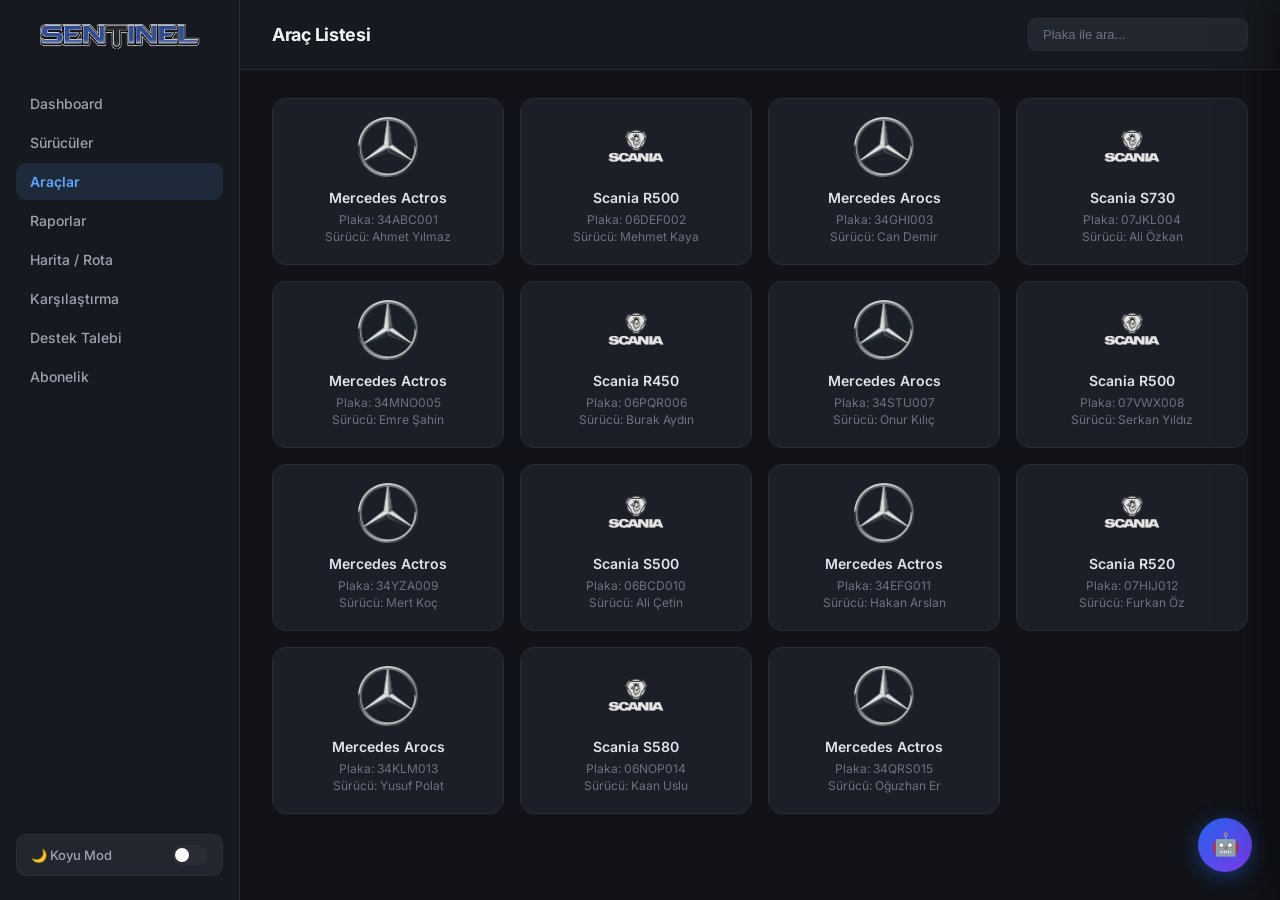
<file: NEXTECH - SENTINEL/vehicles.html>
<!DOCTYPE html>
<html lang="tr">
<head>
    <meta charset="UTF-8">
    <title>NEXTECH Sentinel | Araçlar</title>
    <link rel="stylesheet" href="css/panel.css">
    <style>
        body { display:flex; min-height:100vh; overflow-x:hidden; }
        .topbar input {
            margin-left: 20px;
            padding: 8px 14px;
            border-radius: 8px;
            border: 1px solid #2a2d35;
            background: #22262f;
            color: #e2e4e9;
            font-size: 13px;
            width: 220px;
            outline: none;
        }
        .topbar input::placeholder { color: #6b7280; }
        .topbar input:focus { border-color: #2563eb; }

        .vehicle-list {
            display: grid;
            grid-template-columns: repeat(auto-fill, minmax(220px, 1fr));
            gap: 16px;
            padding: 28px 32px;
        }

        .vehicle-card {
            background: #1c1f27;
            border: 1px solid #2a2d35;
            border-radius: 14px;
            padding: 18px;
            display: flex;
            flex-direction: column;
            align-items: center;
            gap: 12px;
            transition: transform 0.15s, box-shadow 0.15s;
        }
        .vehicle-card:hover {
            transform: translateY(-3px);
            box-shadow: 0 8px 24px rgba(0,0,0,0.35);
            border-color: #3b5bdb;
        }
        .vehicle-card img {
            width: 80px;
            height: 60px;
            object-fit: contain;
            filter: brightness(0.9);
        }
        .vehicle-info { text-align: center; }
        .vehicle-info h4 { font-size: 14px; font-weight: 600; color: #e2e4e9; margin-bottom: 6px; }
        .vehicle-info p  { font-size: 12px; color: #6b7280; margin-bottom: 2px; }
    </style>
</head>
<body>

<div class="sidebar">
  <img src="assets/logo.png" class="logo">
  <ul>
    <li><a href="index.html">Dashboard</a></li>
    <li><a href="drivers.html">Sürücüler</a></li>
    <li class="active"><a href="vehicles.html">Araçlar</a></li>
    <li><a href="reports.html">Raporlar</a></li>
    <li><a href="harita.html">Harita / Rota</a></li>
    <li><a href="karsilastirma.html">Karşılaştırma</a></li>
<li><a href="destek.html">Destek Talebi</a></li>
<li><a href="abonelik.html">Abonelik</a></li>
  </ul>
<div class="theme-toggle" onclick="toggleTheme()">
  <span id="themeLabel">🌙 Koyu Mod</span>
  <div class="toggle-switch"></div>
</div>
</div>

<main class="content" style="margin-left:240px; flex:1; min-width:0;">
    <header class="topbar">
        <h1>Araç Listesi</h1>
        <input type="text" id="searchInput" placeholder="Plaka ile ara..." />
    </header>

    <div class="vehicle-list" id="vehicleList">
        <div class="vehicle-card"><img src="assets/mercedes.png" alt="Mercedes"><div class="vehicle-info"><h4>Mercedes Actros</h4><p>Plaka: 34ABC001</p><p>Sürücü: Ahmet Yılmaz</p></div></div>
        <div class="vehicle-card"><img src="assets/scania.png" alt="Scania"><div class="vehicle-info"><h4>Scania R500</h4><p>Plaka: 06DEF002</p><p>Sürücü: Mehmet Kaya</p></div></div>
        <div class="vehicle-card"><img src="assets/mercedes.png" alt="Mercedes"><div class="vehicle-info"><h4>Mercedes Arocs</h4><p>Plaka: 34GHI003</p><p>Sürücü: Can Demir</p></div></div>
        <div class="vehicle-card"><img src="assets/scania.png" alt="Scania"><div class="vehicle-info"><h4>Scania S730</h4><p>Plaka: 07JKL004</p><p>Sürücü: Ali Özkan</p></div></div>
        <div class="vehicle-card"><img src="assets/mercedes.png" alt="Mercedes"><div class="vehicle-info"><h4>Mercedes Actros</h4><p>Plaka: 34MNO005</p><p>Sürücü: Emre Şahin</p></div></div>
        <div class="vehicle-card"><img src="assets/scania.png" alt="Scania"><div class="vehicle-info"><h4>Scania R450</h4><p>Plaka: 06PQR006</p><p>Sürücü: Burak Aydın</p></div></div>
        <div class="vehicle-card"><img src="assets/mercedes.png" alt="Mercedes"><div class="vehicle-info"><h4>Mercedes Arocs</h4><p>Plaka: 34STU007</p><p>Sürücü: Onur Kılıç</p></div></div>
        <div class="vehicle-card"><img src="assets/scania.png" alt="Scania"><div class="vehicle-info"><h4>Scania R500</h4><p>Plaka: 07VWX008</p><p>Sürücü: Serkan Yıldız</p></div></div>
        <div class="vehicle-card"><img src="assets/mercedes.png" alt="Mercedes"><div class="vehicle-info"><h4>Mercedes Actros</h4><p>Plaka: 34YZA009</p><p>Sürücü: Mert Koç</p></div></div>
        <div class="vehicle-card"><img src="assets/scania.png" alt="Scania"><div class="vehicle-info"><h4>Scania S500</h4><p>Plaka: 06BCD010</p><p>Sürücü: Ali Çetin</p></div></div>
        <div class="vehicle-card"><img src="assets/mercedes.png" alt="Mercedes"><div class="vehicle-info"><h4>Mercedes Actros</h4><p>Plaka: 34EFG011</p><p>Sürücü: Hakan Arslan</p></div></div>
        <div class="vehicle-card"><img src="assets/scania.png" alt="Scania"><div class="vehicle-info"><h4>Scania R520</h4><p>Plaka: 07HIJ012</p><p>Sürücü: Furkan Öz</p></div></div>
        <div class="vehicle-card"><img src="assets/mercedes.png" alt="Mercedes"><div class="vehicle-info"><h4>Mercedes Arocs</h4><p>Plaka: 34KLM013</p><p>Sürücü: Yusuf Polat</p></div></div>
        <div class="vehicle-card"><img src="assets/scania.png" alt="Scania"><div class="vehicle-info"><h4>Scania S580</h4><p>Plaka: 06NOP014</p><p>Sürücü: Kaan Uslu</p></div></div>
        <div class="vehicle-card"><img src="assets/mercedes.png" alt="Mercedes"><div class="vehicle-info"><h4>Mercedes Actros</h4><p>Plaka: 34QRS015</p><p>Sürücü: Oğuzhan Er</p></div></div>
    </div>
</main>

<script>
const searchInput = document.getElementById('searchInput');
const vehicleList = document.getElementById('vehicleList');
searchInput.addEventListener('input', function() {
    const query = this.value.toLowerCase();
    const cards = vehicleList.getElementsByClassName('vehicle-card');
    for (let card of cards) {
        const plate = card.querySelector('p').textContent.toLowerCase();
        card.style.display = plate.includes(query) ? 'flex' : 'none';
    }
});
</script>
<script>
function toggleTheme() {
  document.body.classList.toggle('light');
  const isLight = document.body.classList.contains('light');
  localStorage.setItem('theme', isLight ? 'light' : 'dark');
  document.getElementById('themeLabel').textContent = isLight ? '☀️ Açık Mod' : '🌙 Koyu Mod';
}
(function() {
  if (localStorage.getItem('theme') === 'light') {
    document.body.classList.add('light');
    document.getElementById('themeLabel').textContent = '☀️ Açık Mod';
  }
})();
</script>
<script src="yoldas.js"></script>
</body>
</html>
</file>
<file: NEXTECH - SENTINEL/css/panel.css>
@import url('https://fonts.googleapis.com/css2?family=Inter:wght@400;500;600;700&display=swap');

*, *::before, *::after { margin:0; padding:0; box-sizing:border-box; }

html, body {
  height: 100%;
  font-family: 'Inter', sans-serif;
  background: #111318;
  color: #e2e4e9;
}

/* SIDEBAR */
.sidebar {
  position: fixed;
  top:0; left:0;
  width: 240px;
  height: 100vh;
  background: #16191f;
  border-right: 1px solid #2a2d35;
  padding: 24px 16px;
  z-index: 1000;
  display: flex;
  flex-direction: column;
  gap: 8px;
}

.sidebar .logo {
  width: 160px;
  display: block;
  margin: 0 auto 28px auto;
}

.sidebar ul { list-style:none; display:flex; flex-direction:column; gap:2px; }
.sidebar ul li { border-radius:10px; transition:all 0.15s ease; }
.sidebar ul li:hover { background:#1e2229; }

.sidebar a {
  display: flex;
  align-items: center;
  gap: 10px;
  padding: 10px 14px;
  color: #9ca3b0;
  text-decoration: none;
  font-size: 14px;
  font-weight: 500;
  border-radius: 10px;
  width: 100%;
}

.sidebar li.active { background:#1e2a3a; }
.sidebar li.active a { color:#60a5fa; font-weight:600; }

/* CONTENT */
.content {
  margin-left: 240px;
  min-height: 100vh;
  padding: 0;
  background: #111318;
}

/* TOPBAR */
.topbar {
  background: #16191f;
  border-bottom: 1px solid #2a2d35;
  padding: 18px 32px;
  display: flex;
  align-items: center;
  justify-content: space-between;
  position: sticky;
  top: 0;
  z-index: 100;
}

.topbar h1 {
  font-size: 18px;
  font-weight: 700;
  color: #f0f2f5;
  letter-spacing: -0.3px;
}

/* CARDS */
.cards {
  display: grid;
  grid-template-columns: repeat(4, 1fr);
  gap: 16px;
  padding: 28px 32px 0;
}

.card {
  background: #1c1f27;
  border-radius: 14px;
  padding: 22px 24px;
  border: 1px solid #2a2d35;
  transition: box-shadow 0.2s, transform 0.2s;
}

.card:hover {
  box-shadow: 0 4px 24px rgba(0,0,0,0.4);
  transform: translateY(-2px);
}

.card h2 {
  font-size: 11px;
  font-weight: 600;
  color: #6b7280;
  text-transform: uppercase;
  letter-spacing: 0.7px;
  margin-bottom: 10px;
}

.card p {
  font-size: 30px;
  font-weight: 700;
  color: #f0f2f5;
  letter-spacing: -0.5px;
}

/* CHART SECTION */
.chart-section { padding: 24px 32px 0; }

.dashboard-row {
  display: flex;
  gap: 20px;
  align-items: stretch;
  min-height: 320px;
}

/* GRAFİK KARTI */
.chart-card {
  flex: 3;
  background: #1c1f27;
  border: 1px solid #2a2d35;
  border-radius: 16px;
  padding: 24px;
  display: flex;
  flex-direction: column;
}

.chart-card h3 {
  color: #e2e4e9;
  font-size: 14px;
  font-weight: 600;
  margin-bottom: 16px;
  flex-shrink: 0;
}

.chart {
  display: flex;
  align-items: flex-end;
  gap: 12px;
  flex: 1;
  min-height: 220px;
  padding-bottom: 40px;
}

.bar {
  flex: 1;
  background: var(--color);
  border-radius: 6px 6px 0 0;
  position: relative;
  animation: grow 1.1s cubic-bezier(.4,0,.2,1) forwards;
  opacity: 0.85;
  transition: opacity 0.15s;
}

.bar:hover { opacity:1; }

.bar span {
  position: absolute;
  bottom: -30px;
  left: 50%;
  transform: translateX(-50%);
  font-size: 10px;
  color: #6b7280;
  white-space: nowrap;
}

.bar::after {
  content: attr(data-value) "%";
  position: absolute;
  top: -22px;
  left: 50%;
  transform: translateX(-50%);
  font-size: 11px;
  font-weight: 600;
  color: #cbd5e1;
}

@keyframes grow {
  from { height: 0; }
  to   { height: calc(var(--value) * 1%); }
}

/* LEADERBOARD */
.leaderboard {
  flex: 1.2;
  background: #1c1f27;
  border: 1px solid #2a2d35;
  border-radius: 16px;
  padding: 20px;
}

.leaderboard h3 {
  font-size: 14px;
  font-weight: 600;
  color: #e2e4e9;
  margin-bottom: 14px;
}

.leaderboard ul { list-style:none; }

.leaderboard li {
  display: flex;
  justify-content: space-between;
  align-items: center;
  padding: 9px 12px;
  border-radius: 8px;
  margin-bottom: 6px;
  font-size: 13px;
  font-weight: 500;
  color: #9ca3b0;
  background: #22262f;
  border: 1px solid #2a2d35;
}

.leaderboard li.gold   { background:#2a2410; border-color:#a07800; color:#fbbf24; }
.leaderboard li.silver { background:#1e2229; border-color:#4b5563; color:#d1d5db; }
.leaderboard li.bronze { background:#271e14; border-color:#854d0e; color:#fb923c; }

/* SÜRÜCÜ PANELİ */
.user-panel {
  background: #1c1f27;
  border-radius: 16px;
  border: 1px solid #2a2d35;
  padding: 22px 24px;
  margin: 24px 32px 0;
}

.user-panel h3 {
  font-size: 14px;
  font-weight: 600;
  color: #e2e4e9;
  margin-bottom: 16px;
}

.user-list {
  display: flex;
  flex-direction: column;
  gap: 8px;
  max-height: 420px;
  overflow-y: auto;
}

.user {
  display: flex;
  align-items: center;
  gap: 12px;
  padding: 10px 14px;
  border-radius: 10px;
  border: 1px solid #2a2d35;
  background: #22262f;
  transition: all 0.15s ease;
}

.user:hover { background:#1e2a3a; border-color:#3b5bdb; }

.user img {
  width: 40px; height: 40px;
  border-radius: 50%;
  object-fit: cover;
  border: 2px solid #2a2d35;
}

.user > div { flex:1; display:flex; flex-direction:column; gap:2px; }
.user strong { font-size:13px; font-weight:600; color:#e2e4e9; }
.user span   { font-size:12px; color:#6b7280; }

.user button {
  background: #2563eb;
  border: none;
  color: #fff;
  padding: 7px 14px;
  font-size: 12px;
  font-weight: 600;
  border-radius: 8px;
  cursor: pointer;
  transition: background 0.15s;
  white-space: nowrap;
}

.user button:hover { background:#1d4ed8; }
.user.best { border-color:#166534; background:#14201a; }

/* RAPOR KUTUSU */
.report-box {
  margin: 24px 32px 0;
  background: #1c1f27;
  border-radius: 16px;
  border: 1px solid #2a2d35;
  padding: 28px;
}

.report-box h2 {
  font-size: 16px;
  font-weight: 700;
  color: #e2e4e9;
  margin-bottom: 20px;
}

.report-form { display:flex; flex-wrap:wrap; gap:16px; align-items:flex-end; }
.report-form > div { display:flex; flex-direction:column; gap:6px; }

.report-form label {
  font-size: 12px;
  font-weight: 600;
  color: #6b7280;
  text-transform: uppercase;
  letter-spacing: 0.4px;
}

.report-form select,
.report-form input {
  padding: 10px 14px;
  border: 1px solid #2a2d35;
  border-radius: 10px;
  font-size: 13px;
  color: #e2e4e9;
  background: #22262f;
  outline: none;
  transition: border-color 0.15s;
}

.report-form select:focus,
.report-form input:focus { border-color:#2563eb; background:#1e2229; }

.report-form button,
.report-form a button {
  padding: 10px 22px;
  background: #2563eb;
  color: white;
  border: none;
  border-radius: 10px;
  font-size: 13px;
  font-weight: 600;
  cursor: pointer;
  transition: background 0.15s, transform 0.15s;
}

.report-form button:hover { background:#1d4ed8; transform:translateY(-1px); }
.report-form a { text-decoration:none; }

/* MODAL */
.modal {
  position: fixed;
  inset: 0;
  background: rgba(0,0,0,0.65);
  display: none;
  align-items: center;
  justify-content: center;
  z-index: 999;
  backdrop-filter: blur(4px);
}

.modal.open { display:flex; }

.modal-content {
  background: #1c1f27;
  border-radius: 18px;
  padding: 28px;
  width: 380px;
  max-width: 92%;
  position: relative;
  box-shadow: 0 24px 60px rgba(0,0,0,0.55);
  border: 1px solid #2a2d35;
  color: #e2e4e9;
}

.close, .modal-close {
  position: absolute;
  right: 18px; top: 14px;
  font-size: 20px;
  cursor: pointer;
  color: #6b7280;
  background: none;
  border: none;
}

.close:hover, .modal-close:hover { color:#e2e4e9; }

/* AI KUTUSU */
.ai-box {
  margin: 20px 32px 32px;
  border: 1.5px solid #7c3aed;
  border-radius: 14px;
  padding: 24px 28px;
  background: #1a1625;
}

.ai-box-header { display:flex; align-items:center; gap:10px; margin-bottom:16px; }

.ai-box-title { font-size:15px; font-weight:700; color:#a78bfa; }

.beta-badge {
  background: linear-gradient(135deg,#f5c518,#e6a800);
  color: #3a2600;
  font-size: 10px;
  font-weight: 700;
  padding: 3px 9px;
  border-radius: 20px;
  letter-spacing: 1px;
}

.ai-form { display:flex; flex-wrap:wrap; gap:14px; align-items:flex-end; }
.ai-form > div { display:flex; flex-direction:column; gap:6px; }

.ai-form label {
  font-size: 12px;
  font-weight: 600;
  color: #a78bfa;
  text-transform: uppercase;
  letter-spacing: 0.4px;
}

.ai-form select,
.ai-form input {
  padding: 9px 13px;
  border: 1px solid #4c1d95;
  border-radius: 9px;
  background: #22262f;
  color: #e2e4e9;
  font-size: 13px;
  outline: none;
}

.ai-form select:focus,
.ai-form input:focus { border-color:#7c3aed; }

.ai-btn {
  background: #7c3aed;
  color: white;
  border: none;
  padding: 10px 20px;
  border-radius: 9px;
  font-size: 13px;
  font-weight: 600;
  cursor: pointer;
  transition: background 0.15s;
}

.ai-btn:hover { background:#6d28d9; }

.ai-result {
  margin-top: 16px;
  padding: 14px 16px;
  background: #1e1630;
  border-radius: 10px;
  border-left: 3px solid #7c3aed;
  font-size: 13px;
  color: #c4b5fd;
  display: none;
  line-height: 1.7;
}

.main-content {
  margin-left: 240px;
  min-height: 100vh;
  padding: 20px;
  background: #111318;
}

/* LIGHT MODE */
body.light {
  background: #f4f6fb;
  color: #1a1a2e;
}
body.light .sidebar {
  background: #ffffff;
  border-color: #e2e6ef;
}
body.light .sidebar a { color: #4b5563; }
body.light .sidebar li.active { background: #eff6ff; }
body.light .sidebar li.active a { color: #2563eb; }
body.light .sidebar li:hover { background: #f1f5f9; }
body.light .topbar {
  background: #ffffff;
  border-color: #e2e6ef;
}
body.light .topbar h1 { color: #111318; }
body.light .content { background: #f4f6fb; }
body.light .card,
body.light .chart-card,
body.light .leaderboard,
body.light .user-panel,
body.light .report-box,
body.light .modal-content {
  background: #ffffff;
  border-color: #e2e6ef;
}
body.light .card h2 { color: #6b7280; }
body.light .card p { color: #111318; }
body.light .chart-card h3,
body.light .leaderboard h3,
body.light .user-panel h3,
body.light .report-box h2 { color: #111318; }
body.light .leaderboard li {
  background: #f4f6fb;
  border-color: #e2e6ef;
  color: #4b5563;
}
body.light .user {
  background: #f4f6fb;
  border-color: #e2e6ef;
}
body.light .user strong { color: #111318; }
body.light .report-form select,
body.light .report-form input {
  background: #f4f6fb;
  border-color: #e2e6ef;
  color: #111318;
}
body.light .bar span { color: #6b7280; }
body.light .bar::after { color: #374151; }

/* TOGGLE BUTONU */
.theme-toggle {
  margin-top: auto;
  display: flex;
  align-items: center;
  justify-content: space-between;
  padding: 10px 14px;
  border-radius: 10px;
  background: #22262f;
  cursor: pointer;
  border: 1px solid #2a2d35;
  color: #9ca3b0;
  font-size: 13px;
  font-weight: 500;
  transition: background 0.15s;
}
.theme-toggle:hover { background: #2a2d35; }
body.light .theme-toggle {
  background: #f4f6fb;
  border-color: #e2e6ef;
  color: #4b5563;
}

.toggle-switch {
  width: 36px; height: 20px;
  background: #2a2d35;
  border-radius: 99px;
  position: relative;
  transition: background 0.2s;
  flex-shrink: 0;
}
.toggle-switch::after {
  content: '';
  position: absolute;
  width: 14px; height: 14px;
  background: #fff;
  border-radius: 50%;
  top: 3px; left: 3px;
  transition: transform 0.2s;
}
body.light .toggle-switch { background: #2563eb; }
body.light .toggle-switch::after { transform: translateX(16px); }
</file>
